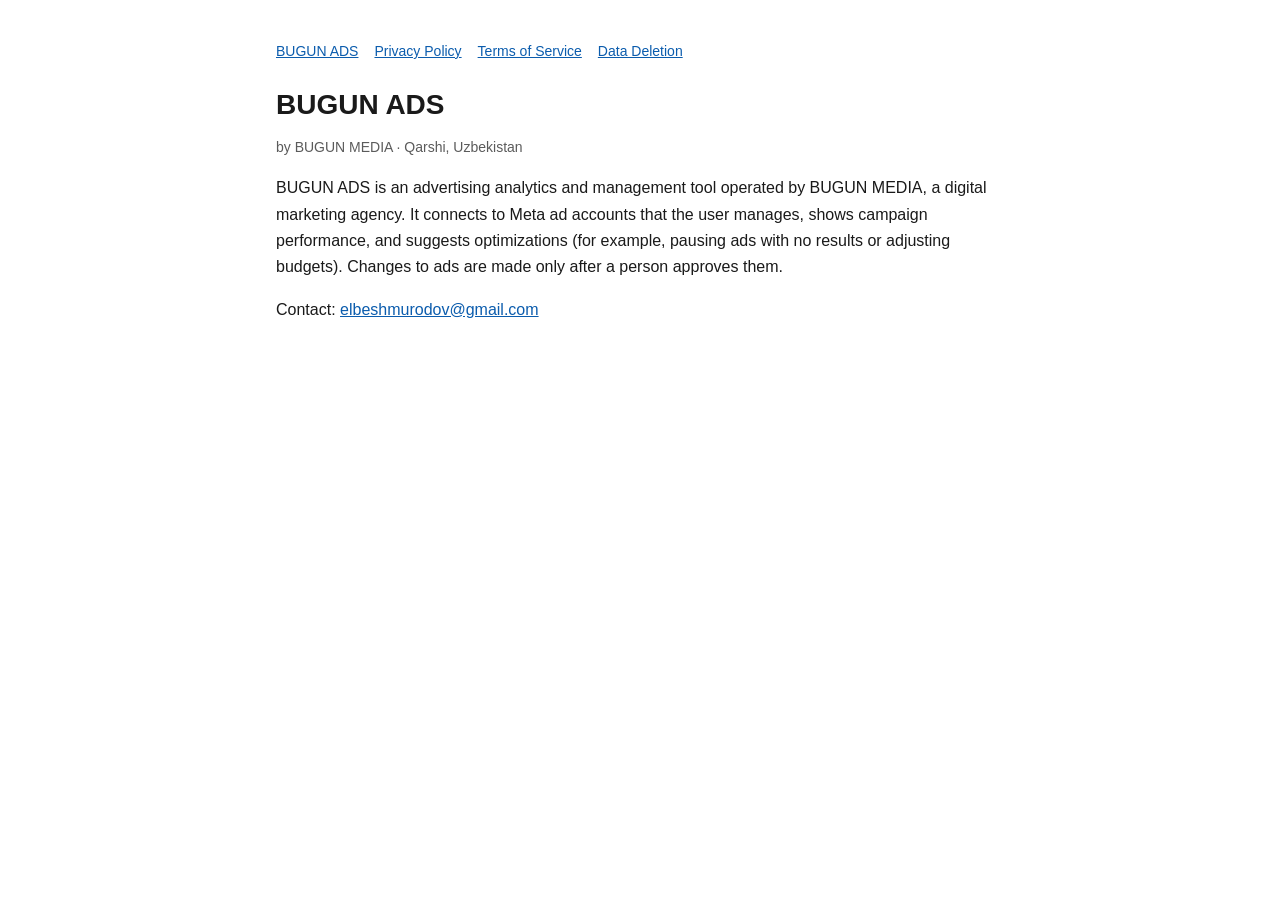
<file: index.html>
<!doctype html><html lang="en"><head><meta charset="utf-8"><meta name="viewport" content="width=device-width,initial-scale=1"><title>BUGUN ADS</title><link rel="stylesheet" href="style.css"></head><body><main><nav><a href="./">BUGUN ADS</a><a href="privacy">Privacy Policy</a><a href="terms">Terms of Service</a><a href="data-deletion">Data Deletion</a></nav>
<h1>BUGUN ADS</h1><p class="meta">by BUGUN MEDIA · Qarshi, Uzbekistan</p>
<p>BUGUN ADS is an advertising analytics and management tool operated by BUGUN MEDIA, a digital marketing agency. It connects to Meta ad accounts that the user manages, shows campaign performance, and suggests optimizations (for example, pausing ads with no results or adjusting budgets). Changes to ads are made only after a person approves them.</p>
<p>Contact: <a href="mailto:elbeshmurodov@gmail.com">elbeshmurodov@gmail.com</a></p></main></body></html>
</file>
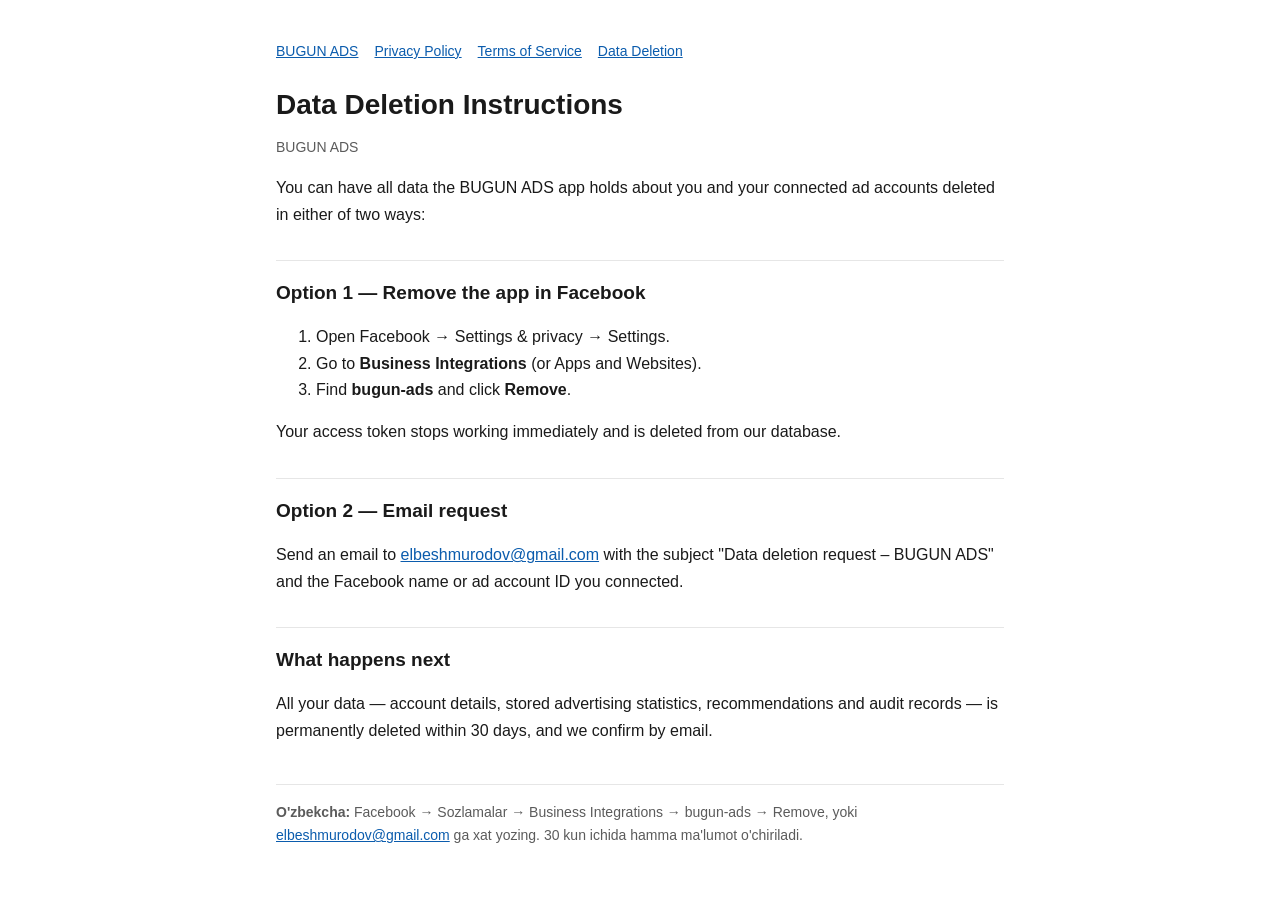
<file: data-deletion.html>
<!doctype html><html lang="en"><head><meta charset="utf-8"><meta name="viewport" content="width=device-width,initial-scale=1"><title>Data Deletion · BUGUN ADS</title><link rel="stylesheet" href="style.css"></head><body><main><nav><a href="./">BUGUN ADS</a><a href="privacy">Privacy Policy</a><a href="terms">Terms of Service</a><a href="data-deletion">Data Deletion</a></nav>
<h1>Data Deletion Instructions</h1><p class="meta">BUGUN ADS</p>
<p>You can have all data the BUGUN ADS app holds about you and your connected ad accounts deleted in either of two ways:</p>
<h2>Option 1 — Remove the app in Facebook</h2>
<ol><li>Open Facebook → Settings &amp; privacy → Settings.</li><li>Go to <strong>Business Integrations</strong> (or Apps and Websites).</li><li>Find <strong>bugun-ads</strong> and click <strong>Remove</strong>.</li></ol>
<p>Your access token stops working immediately and is deleted from our database.</p>
<h2>Option 2 — Email request</h2>
<p>Send an email to <a href="mailto:elbeshmurodov@gmail.com?subject=Data%20deletion%20request%20-%20BUGUN%20ADS">elbeshmurodov@gmail.com</a> with the subject "Data deletion request – BUGUN ADS" and the Facebook name or ad account ID you connected.</p>
<h2>What happens next</h2>
<p>All your data — account details, stored advertising statistics, recommendations and audit records — is permanently deleted within 30 days, and we confirm by email.</p>
<div class="lang"><strong>O'zbekcha:</strong> Facebook → Sozlamalar → Business Integrations → bugun-ads → Remove, yoki <a href="mailto:elbeshmurodov@gmail.com">elbeshmurodov@gmail.com</a> ga xat yozing. 30 kun ichida hamma ma'lumot o'chiriladi.</div>
</main></body></html>
</file>
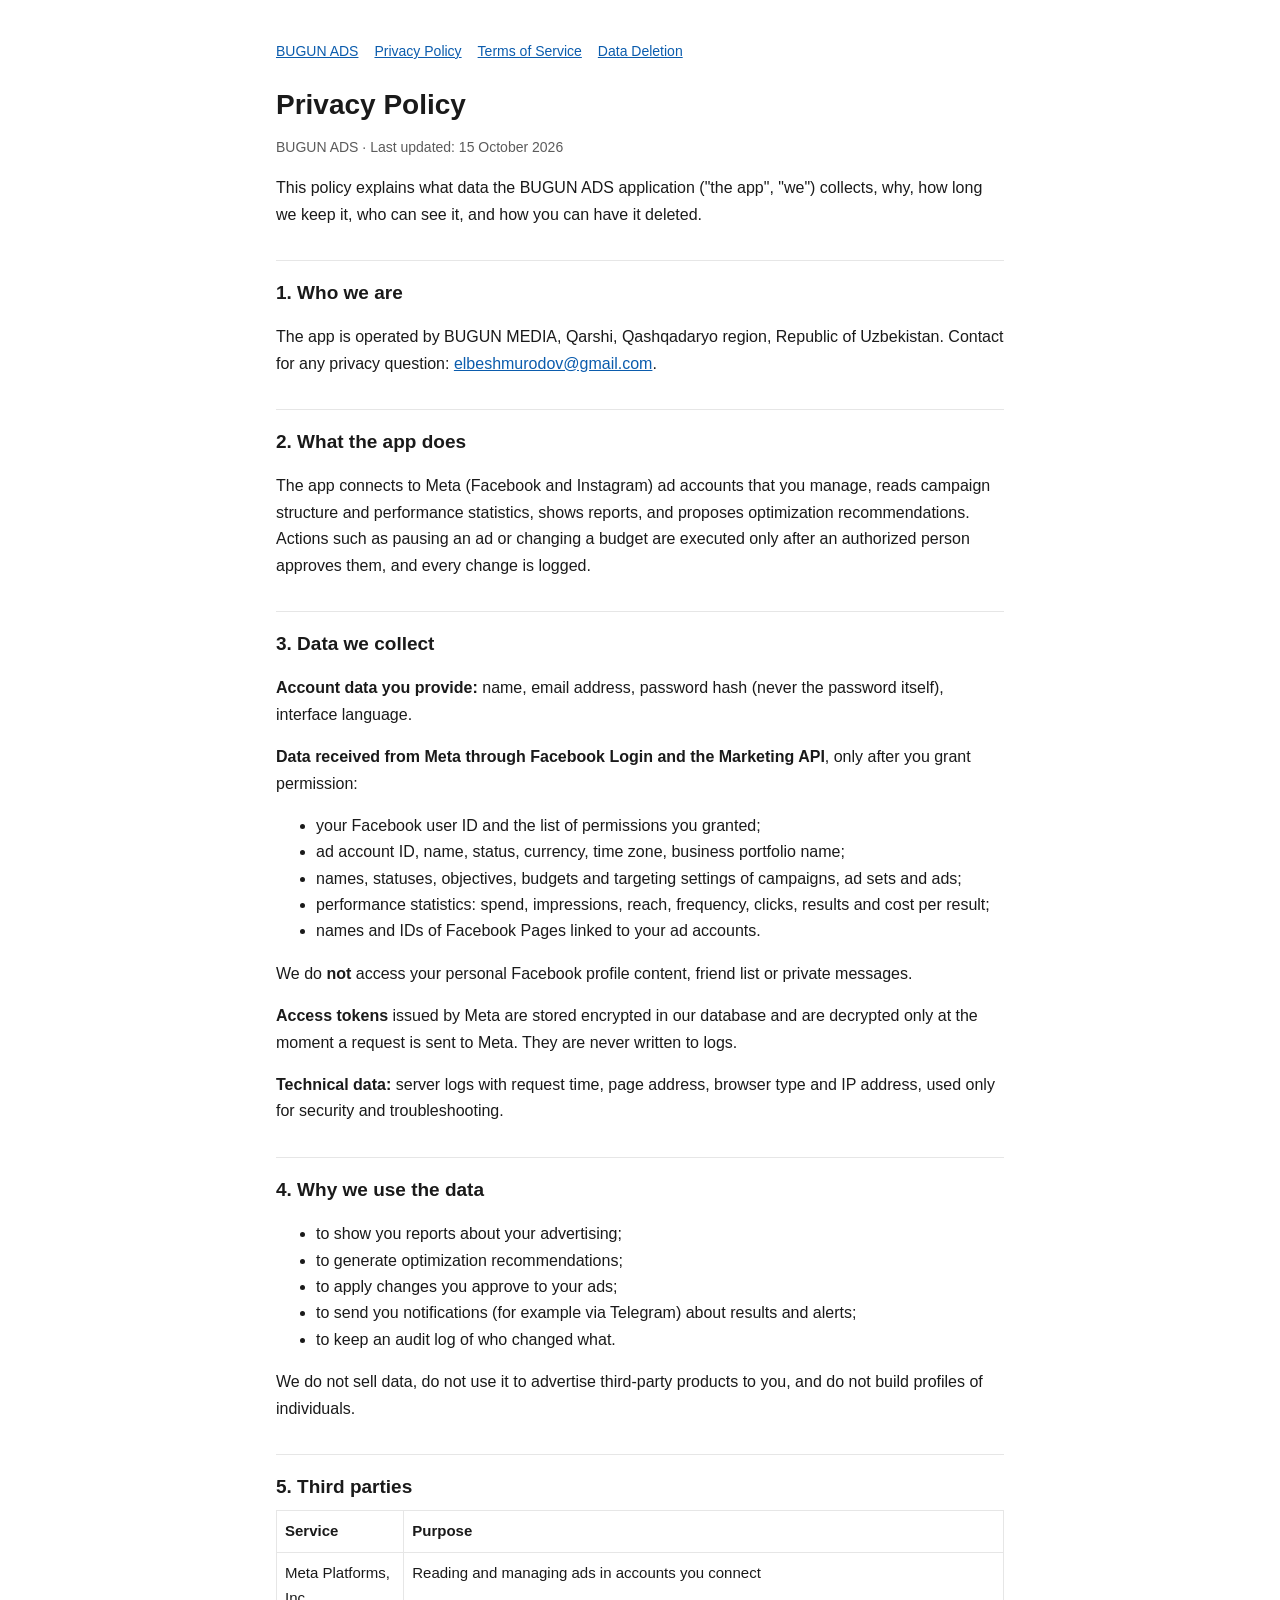
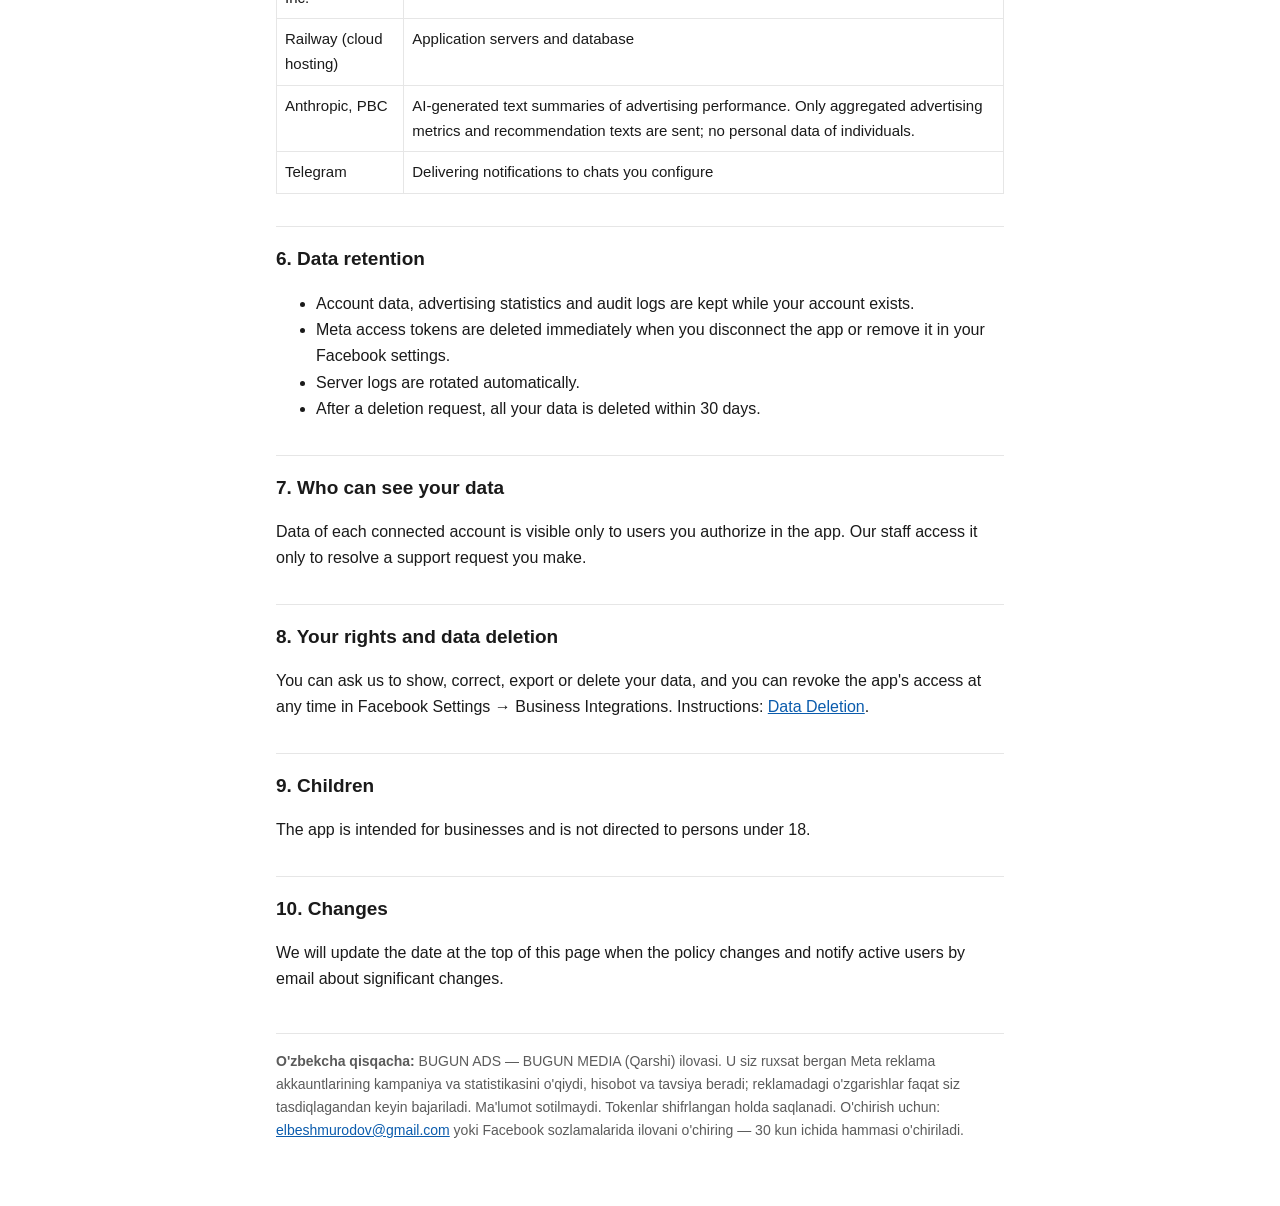
<file: privacy.html>
<!doctype html><html lang="en"><head><meta charset="utf-8"><meta name="viewport" content="width=device-width,initial-scale=1"><title>Privacy Policy · BUGUN ADS</title><link rel="stylesheet" href="style.css"></head><body><main><nav><a href="./">BUGUN ADS</a><a href="privacy">Privacy Policy</a><a href="terms">Terms of Service</a><a href="data-deletion">Data Deletion</a></nav>
<h1>Privacy Policy</h1><p class="meta">BUGUN ADS · Last updated: 15 October 2026</p>
<p>This policy explains what data the BUGUN ADS application ("the app", "we") collects, why, how long we keep it, who can see it, and how you can have it deleted.</p>
<h2>1. Who we are</h2>
<p>The app is operated by BUGUN MEDIA, Qarshi, Qashqadaryo region, Republic of Uzbekistan. Contact for any privacy question: <a href="mailto:elbeshmurodov@gmail.com">elbeshmurodov@gmail.com</a>.</p>
<h2>2. What the app does</h2>
<p>The app connects to Meta (Facebook and Instagram) ad accounts that you manage, reads campaign structure and performance statistics, shows reports, and proposes optimization recommendations. Actions such as pausing an ad or changing a budget are executed only after an authorized person approves them, and every change is logged.</p>
<h2>3. Data we collect</h2>
<p><strong>Account data you provide:</strong> name, email address, password hash (never the password itself), interface language.</p>
<p><strong>Data received from Meta through Facebook Login and the Marketing API</strong>, only after you grant permission:</p>
<ul>
<li>your Facebook user ID and the list of permissions you granted;</li>
<li>ad account ID, name, status, currency, time zone, business portfolio name;</li>
<li>names, statuses, objectives, budgets and targeting settings of campaigns, ad sets and ads;</li>
<li>performance statistics: spend, impressions, reach, frequency, clicks, results and cost per result;</li>
<li>names and IDs of Facebook Pages linked to your ad accounts.</li>
</ul>
<p>We do <strong>not</strong> access your personal Facebook profile content, friend list or private messages.</p>
<p><strong>Access tokens</strong> issued by Meta are stored encrypted in our database and are decrypted only at the moment a request is sent to Meta. They are never written to logs.</p>
<p><strong>Technical data:</strong> server logs with request time, page address, browser type and IP address, used only for security and troubleshooting.</p>
<h2>4. Why we use the data</h2>
<ul>
<li>to show you reports about your advertising;</li>
<li>to generate optimization recommendations;</li>
<li>to apply changes you approve to your ads;</li>
<li>to send you notifications (for example via Telegram) about results and alerts;</li>
<li>to keep an audit log of who changed what.</li>
</ul>
<p>We do not sell data, do not use it to advertise third-party products to you, and do not build profiles of individuals.</p>
<h2>5. Third parties</h2>
<table><tr><th>Service</th><th>Purpose</th></tr>
<tr><td>Meta Platforms, Inc.</td><td>Reading and managing ads in accounts you connect</td></tr>
<tr><td>Railway (cloud hosting)</td><td>Application servers and database</td></tr>
<tr><td>Anthropic, PBC</td><td>AI-generated text summaries of advertising performance. Only aggregated advertising metrics and recommendation texts are sent; no personal data of individuals.</td></tr>
<tr><td>Telegram</td><td>Delivering notifications to chats you configure</td></tr></table>
<h2>6. Data retention</h2>
<ul>
<li>Account data, advertising statistics and audit logs are kept while your account exists.</li>
<li>Meta access tokens are deleted immediately when you disconnect the app or remove it in your Facebook settings.</li>
<li>Server logs are rotated automatically.</li>
<li>After a deletion request, all your data is deleted within 30 days.</li>
</ul>
<h2>7. Who can see your data</h2>
<p>Data of each connected account is visible only to users you authorize in the app. Our staff access it only to resolve a support request you make.</p>
<h2>8. Your rights and data deletion</h2>
<p>You can ask us to show, correct, export or delete your data, and you can revoke the app's access at any time in Facebook Settings → Business Integrations. Instructions: <a href="data-deletion">Data Deletion</a>.</p>
<h2>9. Children</h2>
<p>The app is intended for businesses and is not directed to persons under 18.</p>
<h2>10. Changes</h2>
<p>We will update the date at the top of this page when the policy changes and notify active users by email about significant changes.</p>
<div class="lang"><strong>O'zbekcha qisqacha:</strong> BUGUN ADS — BUGUN MEDIA (Qarshi) ilovasi. U siz ruxsat bergan Meta reklama akkauntlarining kampaniya va statistikasini o'qiydi, hisobot va tavsiya beradi; reklamadagi o'zgarishlar faqat siz tasdiqlagandan keyin bajariladi. Ma'lumot sotilmaydi. Tokenlar shifrlangan holda saqlanadi. O'chirish uchun: <a href="mailto:elbeshmurodov@gmail.com">elbeshmurodov@gmail.com</a> yoki Facebook sozlamalarida ilovani o'chiring — 30 kun ichida hammasi o'chiriladi.</div>
</main></body></html>
</file>
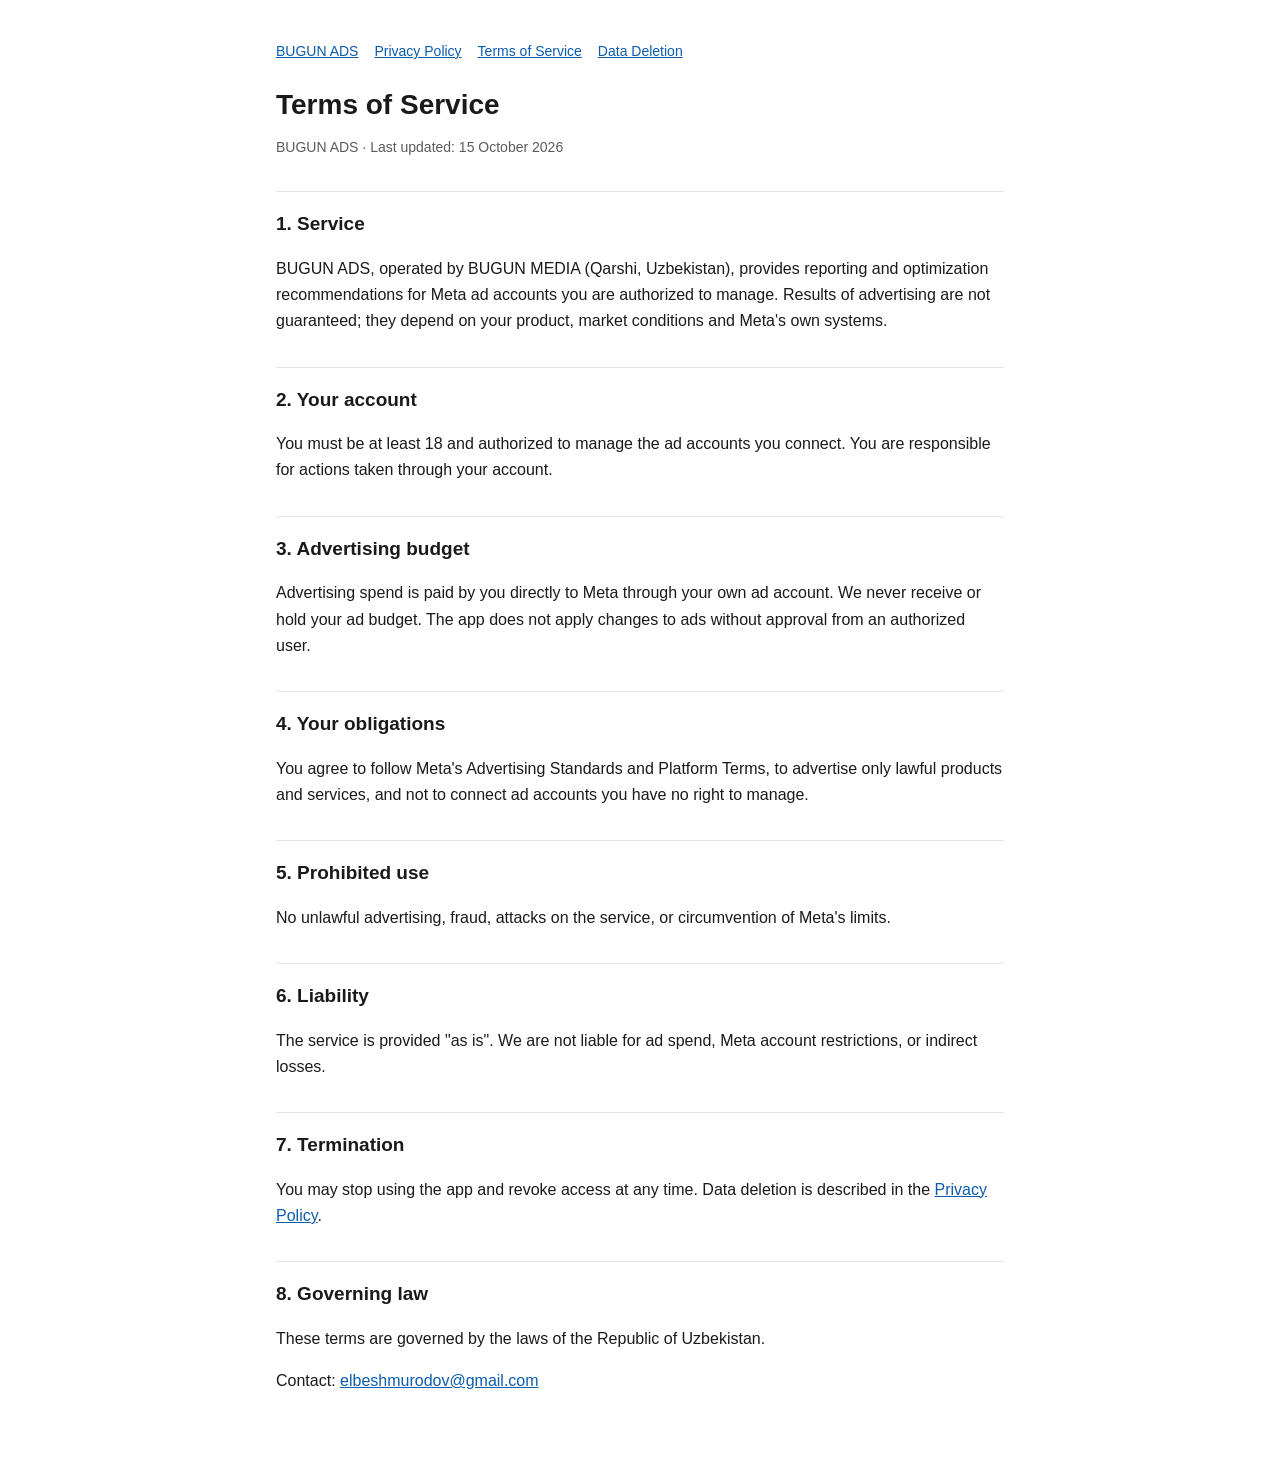
<file: terms.html>
<!doctype html><html lang="en"><head><meta charset="utf-8"><meta name="viewport" content="width=device-width,initial-scale=1"><title>Terms of Service · BUGUN ADS</title><link rel="stylesheet" href="style.css"></head><body><main><nav><a href="./">BUGUN ADS</a><a href="privacy">Privacy Policy</a><a href="terms">Terms of Service</a><a href="data-deletion">Data Deletion</a></nav>
<h1>Terms of Service</h1><p class="meta">BUGUN ADS · Last updated: 15 October 2026</p>
<h2>1. Service</h2><p>BUGUN ADS, operated by BUGUN MEDIA (Qarshi, Uzbekistan), provides reporting and optimization recommendations for Meta ad accounts you are authorized to manage. Results of advertising are not guaranteed; they depend on your product, market conditions and Meta's own systems.</p>
<h2>2. Your account</h2><p>You must be at least 18 and authorized to manage the ad accounts you connect. You are responsible for actions taken through your account.</p>
<h2>3. Advertising budget</h2><p>Advertising spend is paid by you directly to Meta through your own ad account. We never receive or hold your ad budget. The app does not apply changes to ads without approval from an authorized user.</p>
<h2>4. Your obligations</h2><p>You agree to follow Meta's Advertising Standards and Platform Terms, to advertise only lawful products and services, and not to connect ad accounts you have no right to manage.</p>
<h2>5. Prohibited use</h2><p>No unlawful advertising, fraud, attacks on the service, or circumvention of Meta's limits.</p>
<h2>6. Liability</h2><p>The service is provided "as is". We are not liable for ad spend, Meta account restrictions, or indirect losses.</p>
<h2>7. Termination</h2><p>You may stop using the app and revoke access at any time. Data deletion is described in the <a href="privacy">Privacy Policy</a>.</p>
<h2>8. Governing law</h2><p>These terms are governed by the laws of the Republic of Uzbekistan.</p>
<p>Contact: <a href="mailto:elbeshmurodov@gmail.com">elbeshmurodov@gmail.com</a></p></main></body></html>
</file>
<file: style.css>
:root{--bg:#fff;--fg:#1a1a1a;--muted:#5b5b5b;--line:#e6e6e6;--accent:#0b5cad}
@media (prefers-color-scheme:dark){:root{--bg:#121212;--fg:#ededed;--muted:#a8a8a8;--line:#2a2a2a;--accent:#6fb1ff}}
*{box-sizing:border-box}body{margin:0;background:var(--bg);color:var(--fg);font:16px/1.65 -apple-system,BlinkMacSystemFont,"Segoe UI",Roboto,sans-serif}
main{max-width:760px;margin:0 auto;padding:40px 16px 64px}h1{font-size:28px;line-height:1.25;margin:0 0 8px}
h2{font-size:19px;margin:32px 0 8px;padding-top:16px;border-top:1px solid var(--line)}.meta{color:var(--muted);font-size:14px}
a{color:var(--accent)}nav{display:flex;gap:16px;flex-wrap:wrap;font-size:14px;margin-bottom:24px}
table{width:100%;border-collapse:collapse;font-size:15px}td,th{border:1px solid var(--line);padding:8px;text-align:left;vertical-align:top}
.lang{color:var(--muted);font-size:14px;margin-top:40px;border-top:1px solid var(--line);padding-top:16px}
</file>
